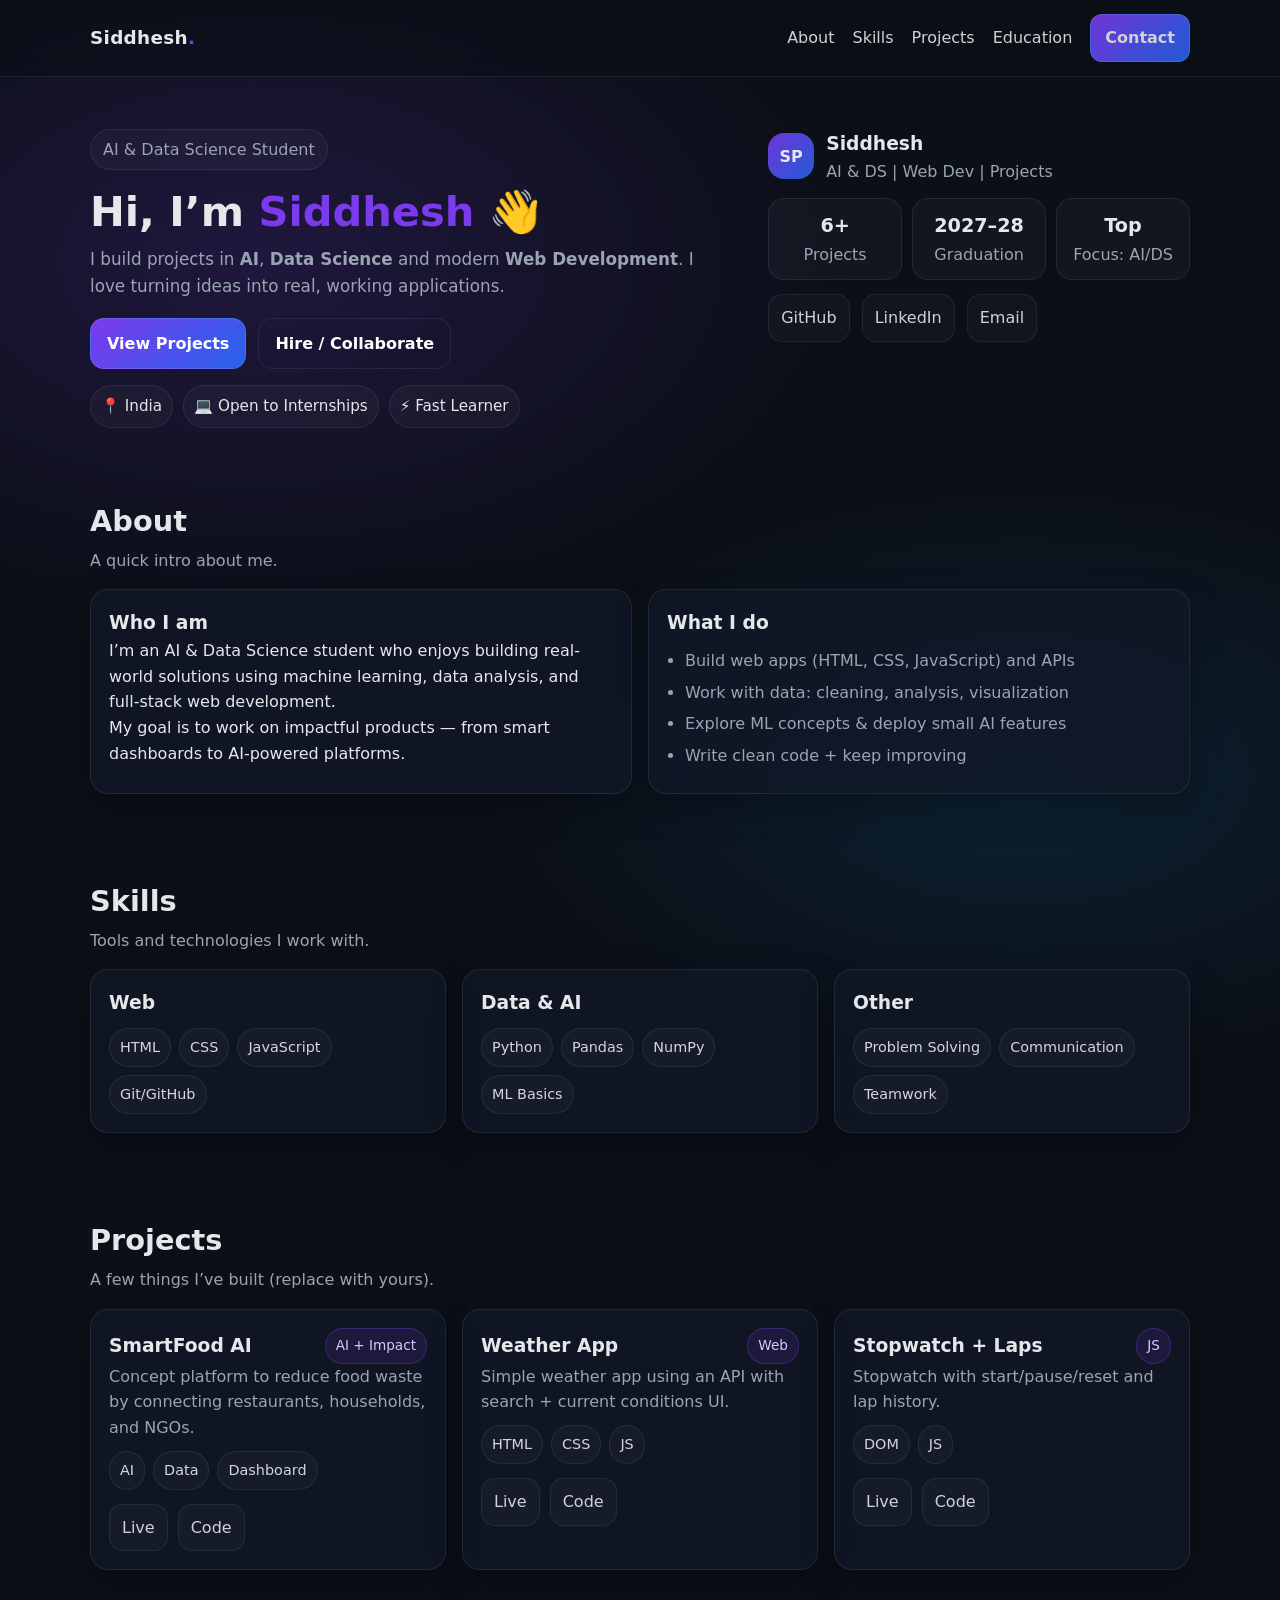
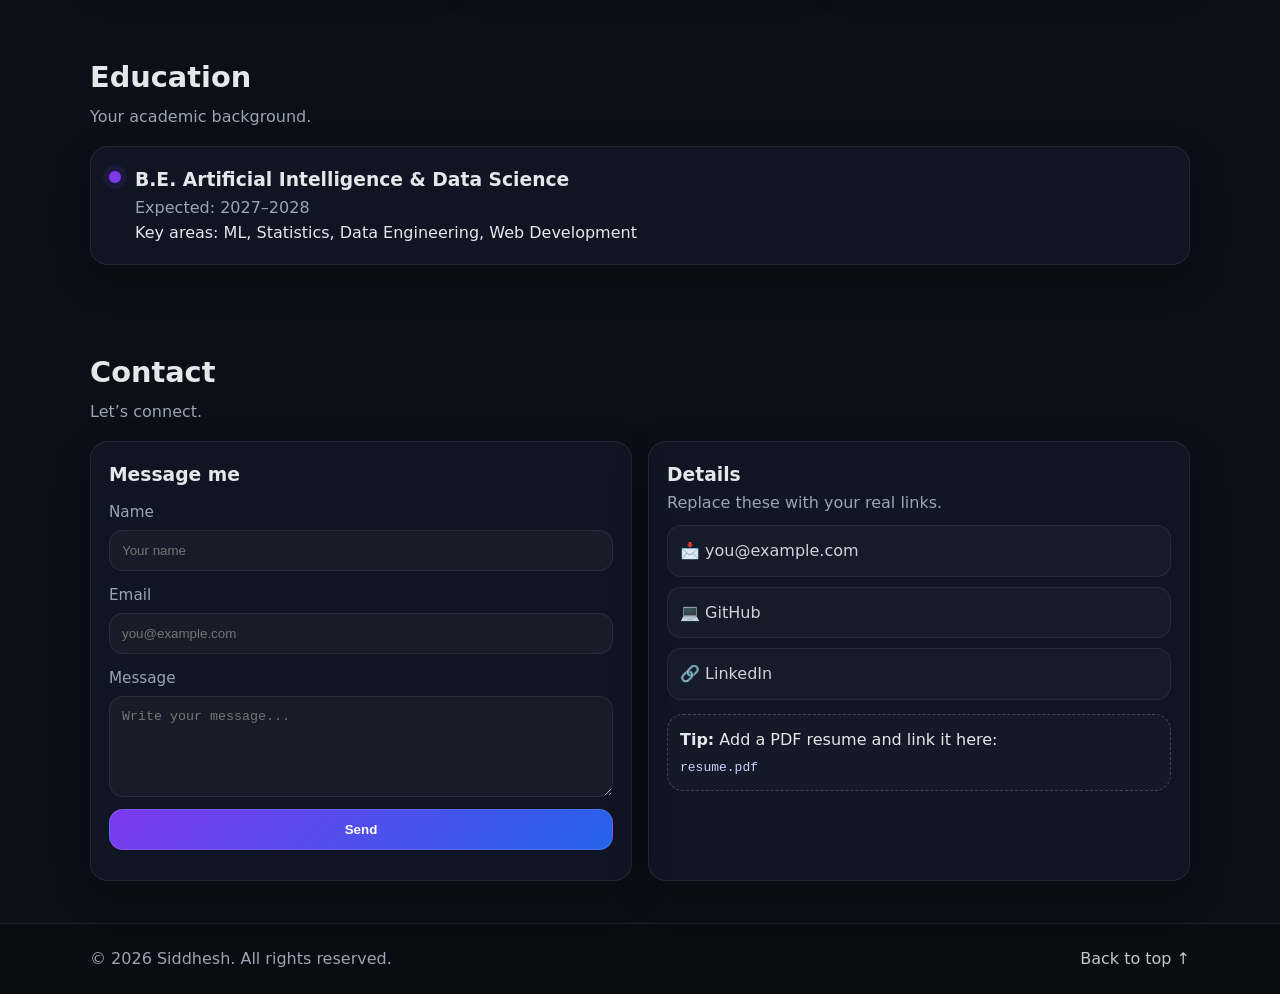
<file: Documents/projects/portfolio/index.html>
<!doctype html>
<html lang="en">
<head>
  <meta charset="UTF-8" />
  <meta name="viewport" content="width=device-width, initial-scale=1.0" />
  <title>Siddhesh | Portfolio</title>
  <link rel="stylesheet" href="style.css" />
</head>
<body>
  <!-- Navbar -->
  <header class="header" id="top">
    <nav class="nav container">
      <a class="logo" href="#top">Siddhesh<span>.</span></a>

      <button class="hamburger" aria-label="Open Menu" id="menuBtn">
        <span></span><span></span><span></span>
      </button>

      <ul class="navlinks" id="navLinks">
        <li><a href="#about">About</a></li>
        <li><a href="#skills">Skills</a></li>
        <li><a href="#projects">Projects</a></li>
        <li><a href="#education">Education</a></li>
        <li><a href="#contact" class="btn small">Contact</a></li>
      </ul>
    </nav>
  </header>

  <!-- Hero -->
  <main>
    <section class="hero container">
      <div class="hero-text">
        <p class="tag">AI & Data Science Student</p>
        <h1>Hi, I’m <span class="accent">Siddhesh</span> 👋</h1>
        <p class="subtitle">
          I build projects in <b>AI</b>, <b>Data Science</b> and modern <b>Web Development</b>.
          I love turning ideas into real, working applications.
        </p>

        <div class="cta">
          <a class="btn" href="#projects">View Projects</a>
          <a class="btn ghost" href="#contact">Hire / Collaborate</a>
        </div>

        <div class="quick-info">
          <div class="chip">📍 India</div>
          <div class="chip">💻 Open to Internships</div>
          <div class="chip">⚡ Fast Learner</div>
        </div>
      </div>

      <div class="hero-card">
        <div class="profile">
          <div class="avatar" aria-hidden="true">SP</div>
          <div>
            <h3>Siddhesh</h3>
            <p class="muted">AI & DS | Web Dev | Projects</p>
          </div>
        </div>

        <div class="stats">
          <div class="stat">
            <h4 id="statProjects">6+</h4>
            <p class="muted">Projects</p>
          </div>
          <div class="stat">
            <h4>2027–28</h4>
            <p class="muted">Graduation</p>
          </div>
          <div class="stat">
            <h4>Top</h4>
            <p class="muted">Focus: AI/DS</p>
          </div>
        </div>

        <div class="hero-links">
          <a href="https://github.com/" target="_blank" rel="noreferrer">GitHub</a>
          <a href="https://www.linkedin.com/" target="_blank" rel="noreferrer">LinkedIn</a>
          <a href="#contact">Email</a>
        </div>
      </div>
    </section>

    <!-- About -->
    <section class="section container" id="about">
      <div class="section-title">
        <h2>About</h2>
        <p class="muted">A quick intro about me.</p>
      </div>

      <div class="grid two">
        <div class="card">
          <h3>Who I am</h3>
          <p>
            I’m an AI & Data Science student who enjoys building real-world solutions using
            machine learning, data analysis, and full-stack web development.
          </p>
          <p>
            My goal is to work on impactful products — from smart dashboards to AI-powered platforms.
          </p>
        </div>

        <div class="card">
          <h3>What I do</h3>
          <ul class="list">
            <li>Build web apps (HTML, CSS, JavaScript) and APIs</li>
            <li>Work with data: cleaning, analysis, visualization</li>
            <li>Explore ML concepts & deploy small AI features</li>
            <li>Write clean code + keep improving</li>
          </ul>
        </div>
      </div>
    </section>

    <!-- Skills -->
    <section class="section container" id="skills">
      <div class="section-title">
        <h2>Skills</h2>
        <p class="muted">Tools and technologies I work with.</p>
      </div>

      <div class="grid three">
        <div class="card">
          <h3>Web</h3>
          <div class="badges">
            <span class="badge">HTML</span>
            <span class="badge">CSS</span>
            <span class="badge">JavaScript</span>
            <span class="badge">Git/GitHub</span>
          </div>
        </div>

        <div class="card">
          <h3>Data & AI</h3>
          <div class="badges">
            <span class="badge">Python</span>
            <span class="badge">Pandas</span>
            <span class="badge">NumPy</span>
            <span class="badge">ML Basics</span>
          </div>
        </div>

        <div class="card">
          <h3>Other</h3>
          <div class="badges">
            <span class="badge">Problem Solving</span>
            <span class="badge">Communication</span>
            <span class="badge">Teamwork</span>
          </div>
        </div>
      </div>
    </section>

    <!-- Projects -->
    <section class="section container" id="projects">
      <div class="section-title">
        <h2>Projects</h2>
        <p class="muted">A few things I’ve built (replace with yours).</p>
      </div>

      <div class="grid three">
        <article class="card project">
          <div class="project-top">
            <h3>SmartFood AI</h3>
            <span class="pill">AI + Impact</span>
          </div>
          <p class="muted">
            Concept platform to reduce food waste by connecting restaurants, households, and NGOs.
          </p>
          <div class="badges">
            <span class="badge">AI</span>
            <span class="badge">Data</span>
            <span class="badge">Dashboard</span>
          </div>
          <div class="project-links">
            <a href="#" class="link">Live</a>
            <a href="#" class="link">Code</a>
          </div>
        </article>

        <article class="card project">
          <div class="project-top">
            <h3>Weather App</h3>
            <span class="pill">Web</span>
          </div>
          <p class="muted">
            Simple weather app using an API with search + current conditions UI.
          </p>
          <div class="badges">
            <span class="badge">HTML</span>
            <span class="badge">CSS</span>
            <span class="badge">JS</span>
          </div>
          <div class="project-links">
            <a href="#" class="link">Live</a>
            <a href="#" class="link">Code</a>
          </div>
        </article>

        <article class="card project">
          <div class="project-top">
            <h3>Stopwatch + Laps</h3>
            <span class="pill">JS</span>
          </div>
          <p class="muted">
            Stopwatch with start/pause/reset and lap history.
          </p>
          <div class="badges">
            <span class="badge">DOM</span>
            <span class="badge">JS</span>
          </div>
          <div class="project-links">
            <a href="#" class="link">Live</a>
            <a href="#" class="link">Code</a>
          </div>
        </article>
      </div>
    </section>

    <!-- Education -->
    <section class="section container" id="education">
      <div class="section-title">
        <h2>Education</h2>
        <p class="muted">Your academic background.</p>
      </div>

      <div class="card timeline">
        <div class="time-item">
          <div class="dot"></div>
          <div>
            <h3>B.E. Artificial Intelligence & Data Science</h3>
            <p class="muted">Expected: 2027–2028</p>
            <p>Key areas: ML, Statistics, Data Engineering, Web Development</p>
          </div>
        </div>
      </div>
    </section>

    <!-- Contact -->
    <section class="section container" id="contact">
      <div class="section-title">
        <h2>Contact</h2>
        <p class="muted">Let’s connect.</p>
      </div>

      <div class="grid two">
        <div class="card">
          <h3>Message me</h3>
          <form class="form" id="contactForm">
            <label>
              Name
              <input type="text" name="name" placeholder="Your name" required />
            </label>

            <label>
              Email
              <input type="email" name="email" placeholder="you@example.com" required />
            </label>

            <label>
              Message
              <textarea name="message" rows="5" placeholder="Write your message..." required></textarea>
            </label>

            <button class="btn" type="submit">Send</button>
            <p class="muted tiny" id="formMsg"></p>
          </form>
        </div>

        <div class="card">
          <h3>Details</h3>
          <p class="muted">Replace these with your real links.</p>

          <div class="contact-links">
            <a href="mailto:you@example.com">📩 you@example.com</a>
            <a href="https://github.com/" target="_blank" rel="noreferrer">💻 GitHub</a>
            <a href="https://www.linkedin.com/" target="_blank" rel="noreferrer">🔗 LinkedIn</a>
          </div>

          <div class="note">
            <p><b>Tip:</b> Add a PDF resume and link it here:</p>
            <code>resume.pdf</code>
          </div>
        </div>
      </div>
    </section>

    <!-- Footer -->
    <footer class="footer">
      <div class="container footer-inner">
        <p class="muted">© <span id="year"></span> Siddhesh. All rights reserved.</p>
        <a class="to-top" href="#top">Back to top ↑</a>
      </div>
    </footer>
  </main>

  <script src="script.js"></script>
</body>
</html>
</file>
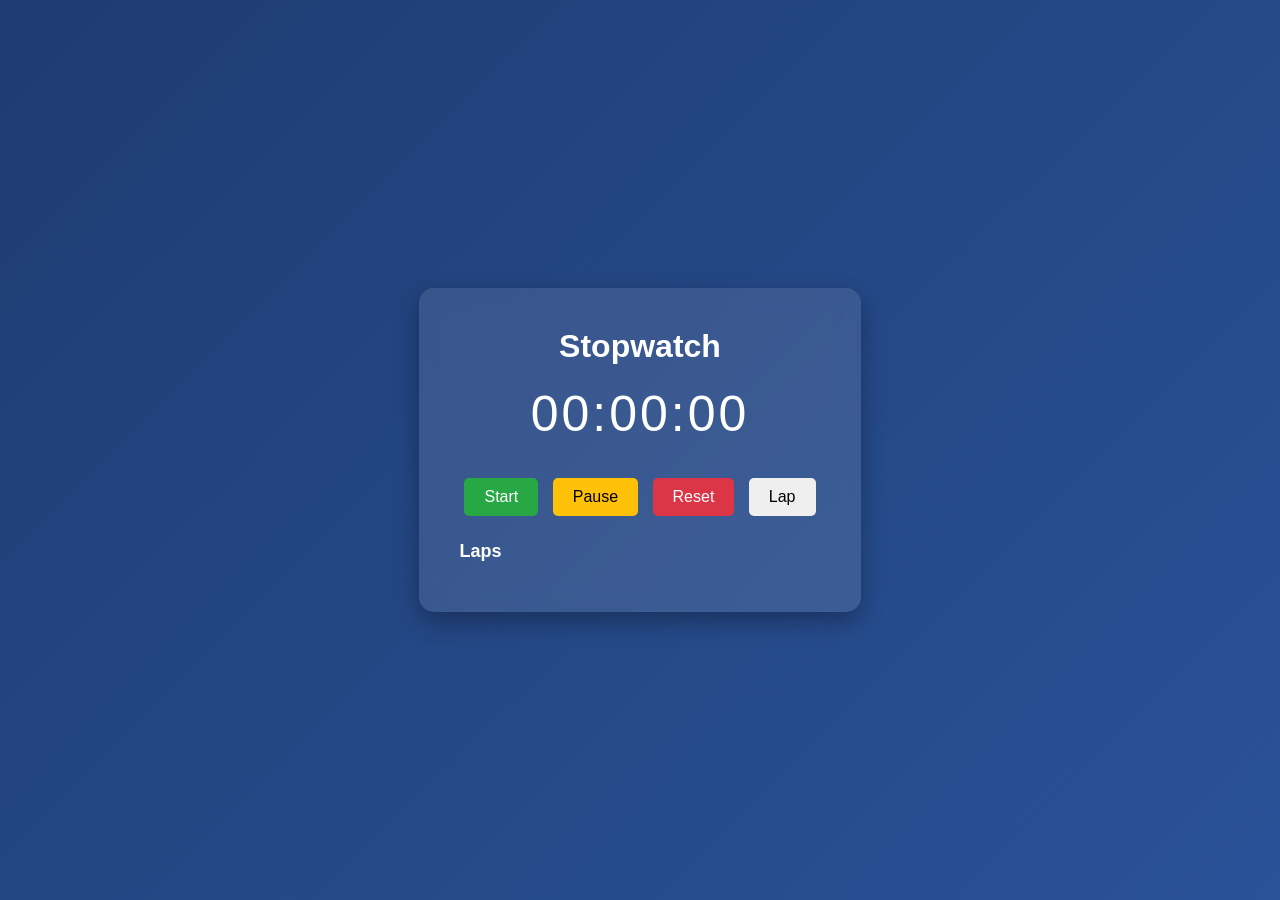
<file: Documents/projects/stopwatch/index.html>
<!DOCTYPE html>
<html lang="en">
<head>
    <meta charset="UTF-8">
    <title>Stopwatch</title>
    <link rel="stylesheet" href="style.css">
</head>
<body>

    <div class="stopwatch">
        <h1>Stopwatch</h1>
        <div id="display">00:00:00</div>

        <div class="buttons">
            <button id="start">Start</button>
            <button id="pause">Pause</button>
            <button id="reset">Reset</button>
            <button id="lap">Lap</button>
        </div>
        
        <div class="laps">
            <h2>Laps</h2>
            <ul id="laps"></ul>
        </div>
    </div>

    <script src="script.js"></script>
</body>
</html>
</file>
<file: Documents/projects/portfolio/style.css>
:root{
  --bg:#0b0f17;
  --card:#111827;
  --muted:#9aa4b2;
  --text:#e5e7eb;
  --accent:#7c3aed;
  --border:rgba(255,255,255,.08);
}

*{box-sizing:border-box;margin:0;padding:0}
html{scroll-behavior:smooth}
body{
  font-family: ui-sans-serif, system-ui, -apple-system, Segoe UI, Roboto, Arial;
  background: radial-gradient(1000px 600px at 20% 10%, rgba(124,58,237,.18), transparent 60%),
              radial-gradient(900px 500px at 80% 30%, rgba(14,165,233,.12), transparent 60%),
              var(--bg);
  color:var(--text);
  line-height:1.6;
}

.container{width:min(1100px, 92%); margin:auto}
.muted{color:var(--muted)}
.tiny{font-size:.9rem}
.accent{color:var(--accent)}

.header{
  position:sticky; top:0; z-index:50;
  backdrop-filter: blur(10px);
  border-bottom:1px solid var(--border);
  background: rgba(11,15,23,.6);
}

.nav{
  display:flex; align-items:center; justify-content:space-between;
  padding:14px 0;
}

.logo{
  font-weight:800; text-decoration:none; color:var(--text);
  letter-spacing:.3px; font-size:1.15rem;
}
.logo span{color:var(--accent)}

.navlinks{
  list-style:none;
  display:flex; gap:18px; align-items:center;
}
.navlinks a{
  color:var(--text);
  text-decoration:none;
  opacity:.9;
}
.navlinks a:hover{opacity:1}

.hamburger{
  display:none;
  background:transparent;
  border:1px solid var(--border);
  padding:10px;
  border-radius:12px;
  cursor:pointer;
}
.hamburger span{
  display:block; width:20px; height:2px; background:var(--text);
  margin:4px 0; opacity:.9;
}

.btn{
  background: linear-gradient(135deg, var(--accent), #2563eb);
  color:white;
  text-decoration:none;
  padding:12px 16px;
  border-radius:14px;
  display:inline-flex;
  align-items:center;
  justify-content:center;
  gap:10px;
  border:1px solid rgba(255,255,255,.12);
  cursor:pointer;
  font-weight:600;
}
.btn.small{padding:10px 14px;border-radius:12px}
.btn.ghost{
  background:transparent;
  border:1px solid var(--border);
}
.btn:hover{transform: translateY(-1px)}
.btn:active{transform: translateY(0px)}

.hero{
  display:grid;
  grid-template-columns: 1.4fr .9fr;
  gap:22px;
  padding:52px 0 28px;
  align-items:stretch;
}

.tag{
  display:inline-block;
  padding:7px 12px;
  border:1px solid var(--border);
  border-radius:999px;
  color:var(--muted);
  margin-bottom:10px;
  background: rgba(255,255,255,.03);
}
.hero h1{font-size:2.6rem; line-height:1.15; margin:8px 0 10px}
.subtitle{color:var(--muted); font-size:1.05rem; max-width:60ch}

.cta{display:flex; gap:12px; margin:18px 0 16px; flex-wrap:wrap}
.quick-info{display:flex; gap:10px; flex-wrap:wrap}
.chip{
  padding:8px 10px;
  border:1px solid var(--border);
  background: rgba(255,255,255,.03);
  border-radius:999px;
  font-size:.95rem;
}

.card{
  background: rgba(17,24,39,.72);
  border:1px solid var(--border);
  border-radius:18px;
  padding:18px;
  box-shadow: 0 14px 35px rgba(0,0,0,.25);
}

.hero-card{display:flex; flex-direction:column; gap:14px}
.profile{display:flex; gap:12px; align-items:center}
.avatar{
  width:46px; height:46px;
  border-radius:16px;
  display:grid; place-items:center;
  font-weight:800;
  background: linear-gradient(135deg, rgba(124,58,237,.9), rgba(37,99,235,.9));
}
.stats{
  display:grid; grid-template-columns: repeat(3, 1fr);
  gap:10px;
}
.stat{
  border:1px solid var(--border);
  border-radius:16px;
  padding:12px;
  background: rgba(255,255,255,.03);
  text-align:center;
}
.stat h4{font-size:1.2rem}
.hero-links{
  display:flex; gap:12px; flex-wrap:wrap;
}
.hero-links a{
  color:var(--text);
  text-decoration:none;
  border:1px solid var(--border);
  padding:10px 12px;
  border-radius:14px;
  background: rgba(255,255,255,.03);
  opacity:.9;
}
.hero-links a:hover{opacity:1}

.section{padding:42px 0}
.section-title{margin-bottom:16px}
.section-title h2{font-size:1.8rem; margin-bottom:4px}

.grid{display:grid; gap:16px}
.grid.two{grid-template-columns: repeat(2, 1fr)}
.grid.three{grid-template-columns: repeat(3, 1fr)}

.list{margin-top:10px; padding-left:18px}
.list li{margin:6px 0; color:var(--muted)}

.badges{display:flex; flex-wrap:wrap; gap:8px; margin-top:10px}
.badge{
  font-size:.9rem;
  padding:7px 10px;
  border-radius:999px;
  border:1px solid var(--border);
  background: rgba(255,255,255,.03);
  color:var(--text);
  opacity:.92;
}

.project .project-top{display:flex; align-items:center; justify-content:space-between; gap:10px}
.pill{
  font-size:.85rem;
  padding:6px 10px;
  border-radius:999px;
  border:1px solid rgba(124,58,237,.35);
  background: rgba(124,58,237,.12);
  color: #d6ccff;
}
.project-links{display:flex; gap:10px; margin-top:14px}
.link{
  text-decoration:none;
  color:var(--text);
  opacity:.9;
  border:1px solid var(--border);
  padding:10px 12px;
  border-radius:14px;
  background: rgba(255,255,255,.03);
}
.link:hover{opacity:1}

.timeline{padding:0}
.time-item{
  display:flex; gap:14px;
  padding:18px;
  border-bottom:1px solid var(--border);
}
.time-item:last-child{border-bottom:none}
.dot{
  width:12px; height:12px; border-radius:999px;
  margin-top:6px;
  background: var(--accent);
  box-shadow: 0 0 0 6px rgba(124,58,237,.12);
}

.form{display:grid; gap:12px; margin-top:10px}
label{display:grid; gap:6px; color:var(--muted); font-size:.95rem}
input, textarea{
  width:100%;
  padding:12px 12px;
  border-radius:14px;
  border:1px solid var(--border);
  background: rgba(255,255,255,.03);
  color:var(--text);
  outline:none;
}
input:focus, textarea:focus{
  border-color: rgba(124,58,237,.6);
  box-shadow: 0 0 0 5px rgba(124,58,237,.12);
}

.contact-links{display:grid; gap:10px; margin-top:10px}
.contact-links a{
  color:var(--text);
  text-decoration:none;
  border:1px solid var(--border);
  padding:12px;
  border-radius:14px;
  background: rgba(255,255,255,.03);
  opacity:.9;
}
.contact-links a:hover{opacity:1}

.note{
  margin-top:14px;
  border:1px dashed rgba(255,255,255,.2);
  border-radius:16px;
  padding:12px;
  background: rgba(255,255,255,.02);
}
code{color:#c7d2fe}

.footer{
  border-top:1px solid var(--border);
  padding:22px 0;
  background: rgba(0,0,0,.18);
}
.footer-inner{
  display:flex; justify-content:space-between; align-items:center; gap:12px;
  flex-wrap:wrap;
}
.to-top{
  color:var(--text);
  text-decoration:none;
  opacity:.85;
}
.to-top:hover{opacity:1}

@media (max-width: 900px){
  .hero{grid-template-columns: 1fr; padding-top:34px}
  .grid.three{grid-template-columns: 1fr}
  .grid.two{grid-template-columns: 1fr}
  .navlinks{
    position:fixed;
    right:4%;
    top:70px;
    width:min(320px, 92%);
    flex-direction:column;
    gap:12px;
    padding:14px;
    border-radius:18px;
    border:1px solid var(--border);
    background: rgba(17,24,39,.92);
    display:none;
  }
  .navlinks.show{display:flex}
  .hamburger{display:block}
}
</file>
<file: Documents/projects/stopwatch/style.css>
* {
    margin: 0;
    padding: 0;
    box-sizing: border-box;
    font-family: Arial, Helvetica, sans-serif;
}

body {
    height: 100vh;
    display: flex;
    justify-content: center;
    align-items: center;
    background: linear-gradient(135deg, #1e3c72, #2a5298);
}

.stopwatch {
    background: rgba(255, 255, 255, 0.1);
    padding: 40px;
    border-radius: 15px;
    text-align: center;
    backdrop-filter: blur(10px);
    box-shadow: 0 10px 25px rgba(0,0,0,0.3);
}

.stopwatch h1 {
    color: #fff;
    margin-bottom: 20px;
}

#display {
    font-size: 50px;
    color: #fff;
    margin-bottom: 30px;
    letter-spacing: 3px;
}

.buttons button {
    padding: 10px 20px;
    margin: 5px;
    font-size: 16px;
    border: none;
    border-radius: 5px;
    cursor: pointer;
    transition: 0.3s;
}

#start {
    background-color: #28a745;
    color: white;
}

#pause {
    background-color: #ffc107;
    color: black;
}

#reset {
    background-color: #dc3545;
    color: white;
}

.buttons button:hover {
    opacity: 0.8;
}

.laps {
    margin-top: 20px;
    text-align: left;
    max-height: 200px;
    overflow-y: auto;
}

.laps h2 {
    color: #fff;
    font-size: 18px;
    margin-bottom: 10px;
}

#laps {
    list-style: none;
    padding: 0;
}

#laps li {
    display: flex;
    justify-content: space-between;
    align-items: center;
    background: rgba(255,255,255,0.05);
    color: #fff;
    padding: 8px 12px;
    margin-bottom: 8px;
    border-radius: 6px;
    font-size: 16px;
}

.lap-number {
    opacity: 0.8;
    margin-right: 12px;
}
</file>
